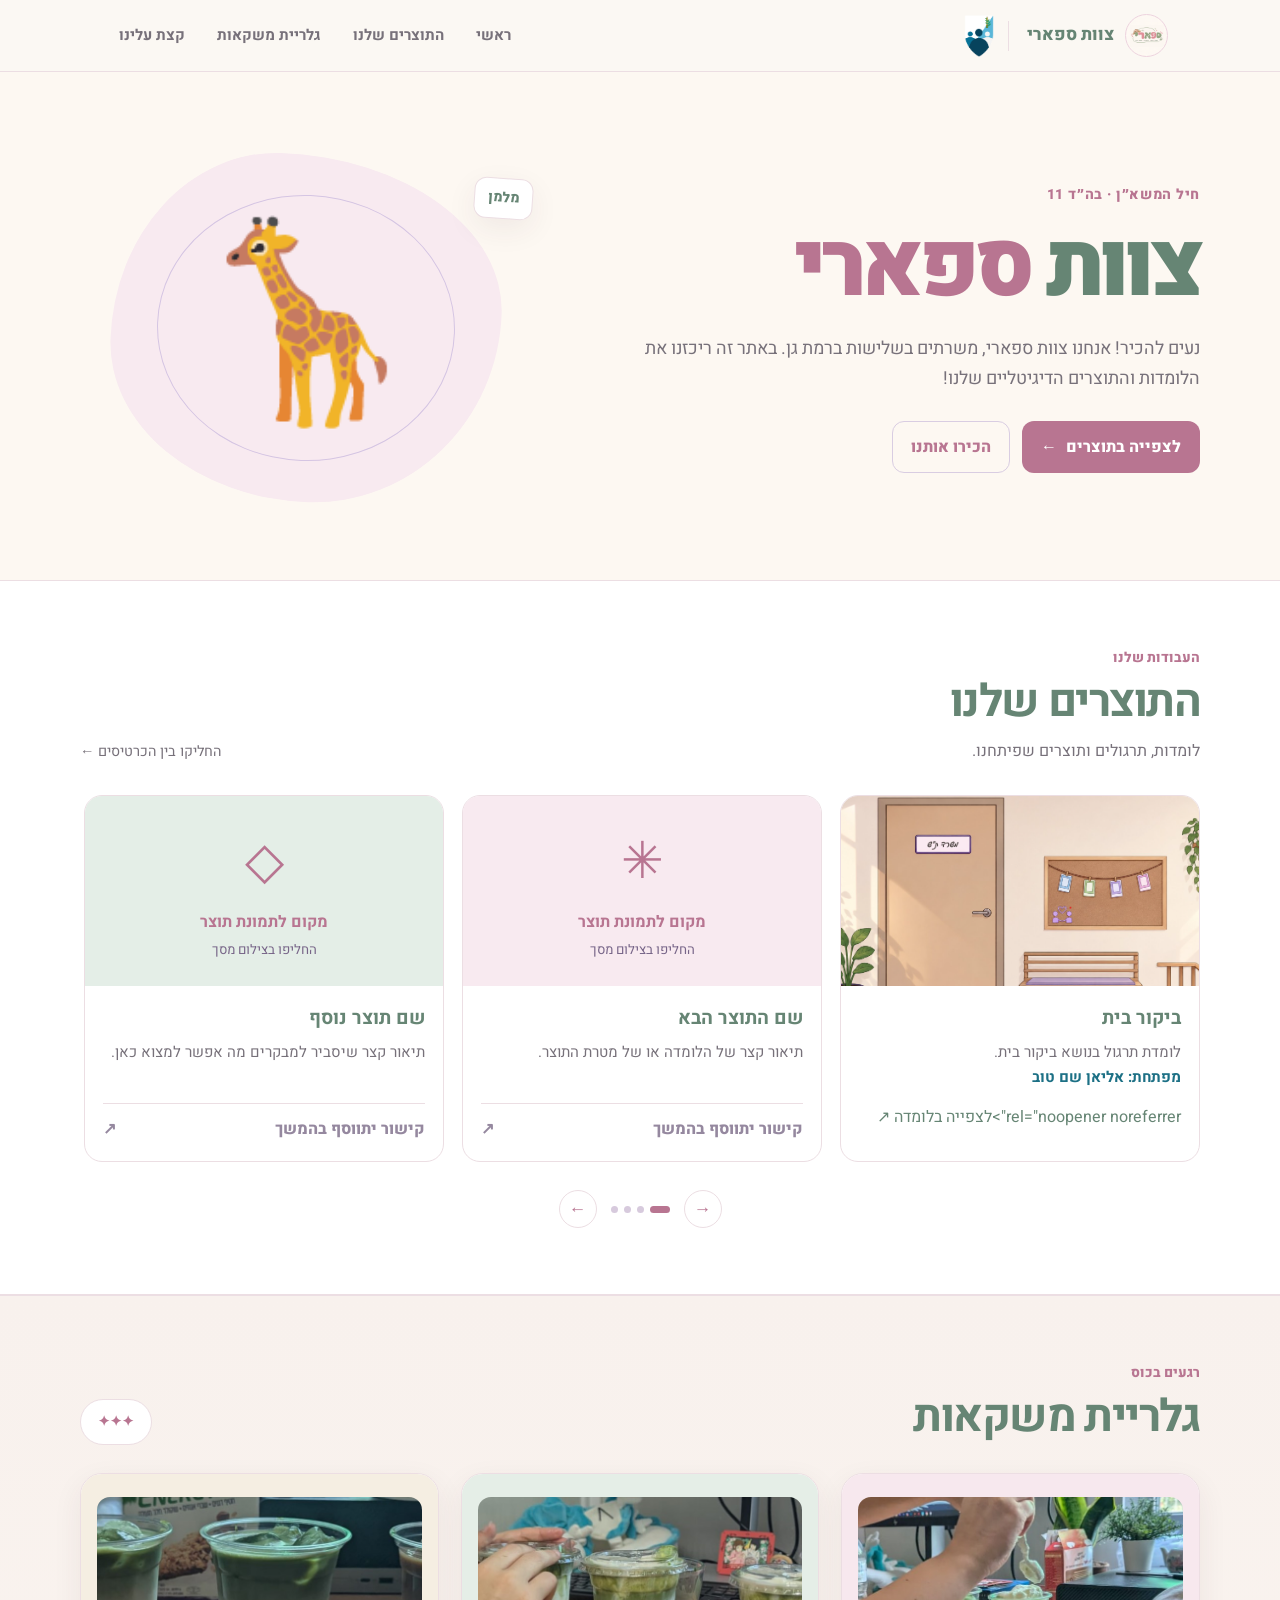
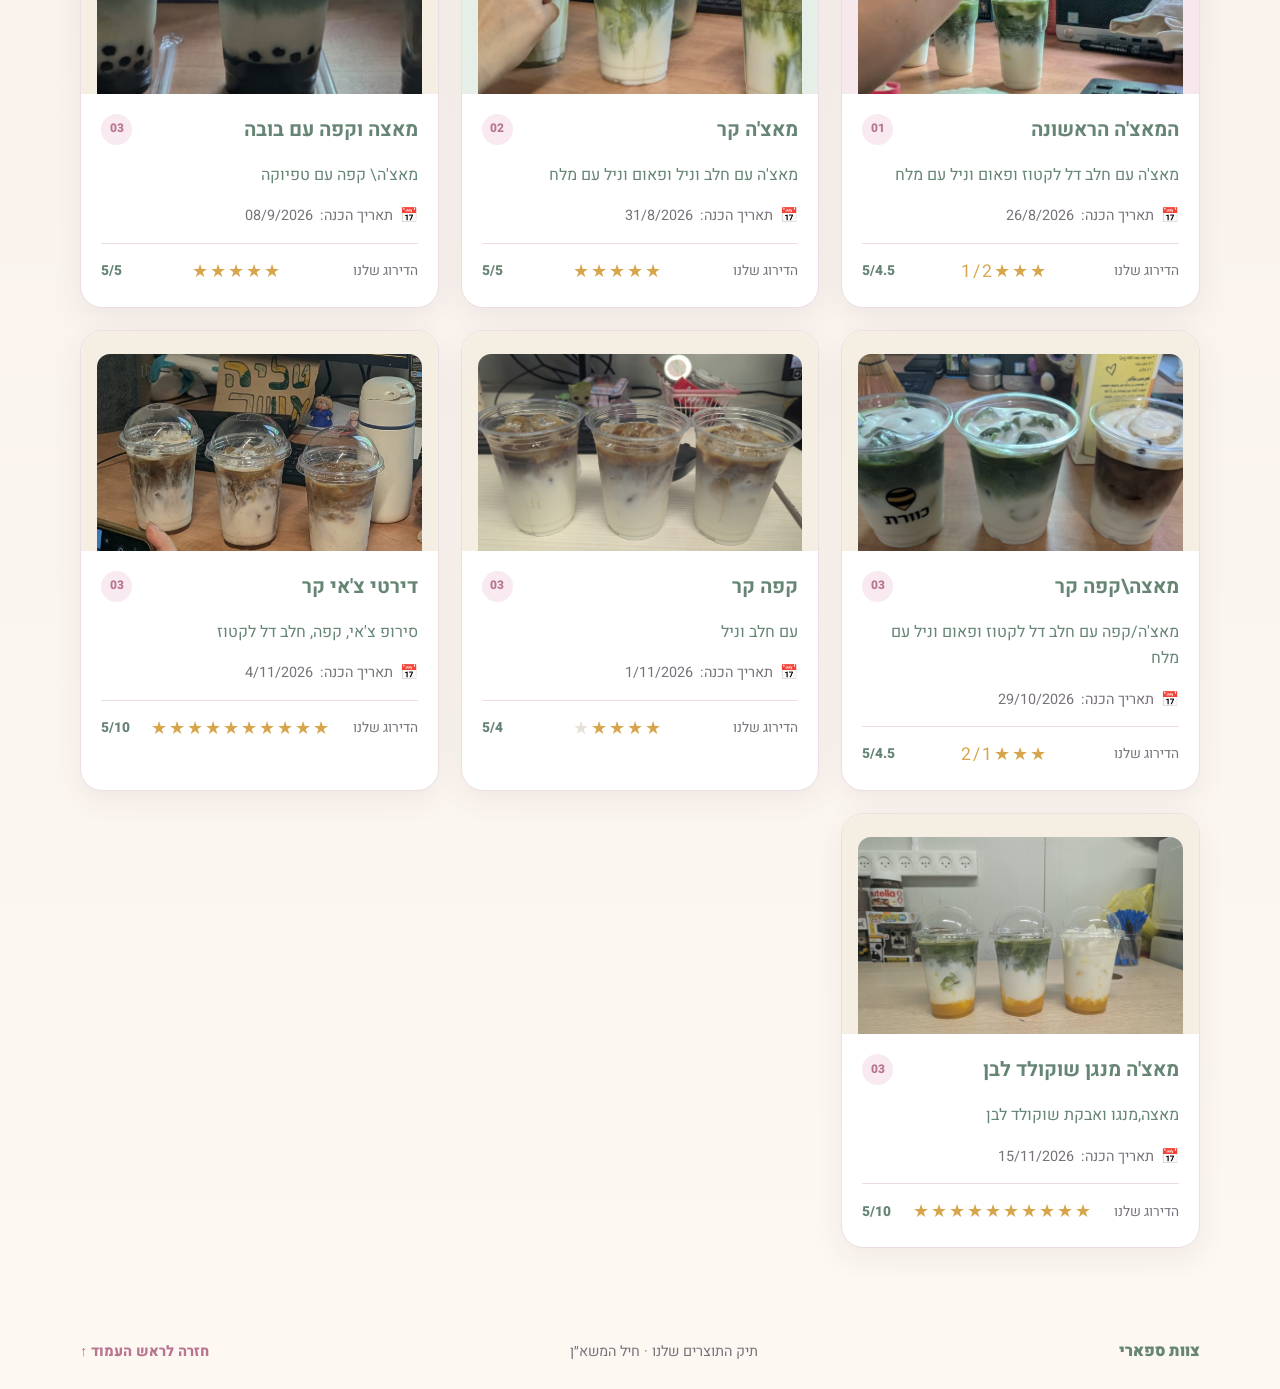
<file: index.html>
<!DOCTYPE html>
<html lang="he" dir="rtl">

<head>
  <meta charset="UTF-8">
  <meta name="viewport" content="width=device-width, initial-scale=1.0">
  <title> צוות ספארי | תוצרים והיכרות</title>
  <link rel="icon" type="image/x-icon" href="assets/logo.png">
  <link rel="stylesheet" href="style.css">
</head>

<body>
  <header class="site-header">
    <nav class="nav" aria-label="ניווט ראשי">
      <!-- לחיצה על הלוגו פותחת את חלונית ההיכרות -->
      <div class="brand-group">
        <button class="brand" id="logoButton" type="button" aria-label="היכרות עם הצוות">
          <span class="logo" aria-hidden="true">        
            <img class="corps-logo" src="assets/logo.png" alt="סמל חיל המשא״ן" width="34" height="42">
</span>
          <span>צוות ספארי  </span>
        </button>
        <span class="brand-divider" aria-hidden="true"></span>
        <img class="corps-logo" src="assets/mashan-logo.png" alt="סמל חיל המשא״ן" width="34" height="42">
      </div>
      <button class="menu-toggle" id="menuToggle" aria-label="פתיחת תפריט" aria-expanded="false">☰</button>
      <div class="nav-links" id="navLinks">
        <a href="#home">ראשי</a>
        <a href="#products">התוצרים שלנו</a>
        <a href="#drinks">גלריית משקאות</a>
        <button type="button" data-open-team>קצת עלינו</button>
      </div>
    </nav>
  </header>

  <main>
    <section class="hero" id="home">
      <div class="hero-inner">
        <div class="hero-copy">
          <div class="overline">חיל המשא״ן · בה״ד 11</div>
          <h1>צוות <span class="accent">ספארי</span></h1>
          <p>נעים להכיר! אנחנו צוות ספארי, משרתים בשלישות ברמת גן. באתר זה ריכזנו את הלומדות והתוצרים הדיגיטליים שלנו!</p>
          <div class="hero-actions">
            <a class="btn btn-primary" href="#products">לצפייה בתוצרים <span aria-hidden="true">←</span></a>
            <button class="btn btn-secondary" type="button" data-open-team>הכירו אותנו</button>
          </div>
        </div>
        <div class="hero-visual" aria-label="סמל זמני של מפל שלישות">
          <div class="visual-card">
            <div class="visual-giraffe" aria-hidden="true">🦒</div>
          </div>
          <div class="sticker sticker-a">מלמן</div>
        </div>
      </div>
    </section>

    <section class="section products" id="products">
      <div class="section-inner">
        <div class="section-heading">
          <div>
            <div class="small-label">העבודות שלנו</div>
            <h2>התוצרים שלנו</h2>
            <p>לומדות, תרגולים ותוצרים שפיתחנו.</p>
          </div>
          <div style="color:var(--muted);font-size:.9rem">החליקו בין הכרטיסים ←</div>
        </div>
        <div class="carousel">
          <div class="carousel-track" id="carouselTrack">
            <!-- תוצר 1: הקישור כבר מוגדר. כדי להוסיף תמונה, החליפו את cover-placeholder בתגית img. -->
            <article class="project-card">
              <a href="https://pd02mt.github.io/HouseVisit-fixed/" target="_blank" rel="noopener noreferrer"
                aria-label="פתיחת לומדת ביקור בית">
                <div class="project-cover">
                  <img src="assets/house-visit.png" alt="לומדת ביקור בית">
                </div>
              </a>
              <div class="project-info">
                <h3>ביקור בית</h3>
                <p>לומדת תרגול בנושא ביקור בית. <br><span class="elian">מפתחת: אליאן שם טוב </span></p>                
                rel="noopener noreferrer">לצפייה בלומדה <span>↗</span></a>
              </div>
            </article>

            <!-- העתיקו את הכרטיס הבא לכל תוצר חדש ושנו את התמונה, השם, התיאור והקישור -->
            <article class="project-card">
              <div class="project-cover" style="background:#f8eaf0">
                <div class="cover-placeholder"><span>✳</span><strong>מקום לתמונת תוצר</strong><br><small>החליפו בצילום
                    מסך</small></div>
              </div>
              <div class="project-info">
                <h3>שם התוצר הבא</h3>
                <p>תיאור קצר של הלומדה או של מטרת התוצר.</p>
                <a class="project-link placeholder-link" href="#" onclick="return false">קישור יתווסף בהמשך
                  <span>↗</span></a>
              </div>
            </article>

            <article class="project-card">
              <div class="project-cover" style="background:#e4eee7">
                <div class="cover-placeholder"><span>◇</span><strong>מקום לתמונת תוצר</strong><br><small>החליפו בצילום
                    מסך</small></div>
              </div>
              <div class="project-info">
                <h3>שם תוצר נוסף</h3>
                <p>תיאור קצר שיסביר למבקרים מה אפשר למצוא כאן.</p>
                <a class="project-link placeholder-link" href="#" onclick="return false">קישור יתווסף בהמשך
                  <span>↗</span></a>
              </div>
            </article>

            <article class="project-card">
              <div class="project-cover" style="background:#f5e9ee">
                <div class="cover-placeholder"><span>○</span><strong>מקום לתמונת תוצר</strong><br><small>החליפו בצילום
                    מסך</small></div>
              </div>
              <div class="project-info">
                <h3>עוד תוצר</h3>
                <p>הגלריה יכולה לגדול בקלות עם כל פרויקט חדש.</p>
                <a class="project-link placeholder-link" href="#" onclick="return false">קישור יתווסף בהמשך
                  <span>↗</span></a>
              </div>
            </article>
          </div>
          <div class="carousel-footer">
            <button class="arrow" id="prevBtn" aria-label="התוצר הקודם">→</button>
            <div class="dots" id="carouselDots"></div>
            <button class="arrow" id="nextBtn" aria-label="התוצר הבא">←</button>
          </div>
        </div>
      </div>
    </section>


    <!-- גלריית המשקאות: כדי להוסיף משקה, העתיקו drink-card ושנו תמונה, שם, תאריך ודירוג -->
    <section class="section drinks-section" id="drinks">
      <div class="section-inner">
        <div class="section-heading drinks-heading">
          <div>
            <div class="small-label">רגעים בכוס</div>
            <h2>גלריית משקאות</h2>
          </div>
          <div class="drinks-note">    ✦✦✦</div>
        </div>

        <div class="drinks-grid">
          <article class="drink-card">
            <div class="drink-photo drink-photo-pink">
              <!-- החליפו את אזור ה-placeholder בתמונה: <img src="assets/drink-1.jpg" alt="שם המשקה"> -->
              <div class="drink-placeholder"><span></span><strong><img class="drink" src="assets/drink1.jpeg" alt="שם המשקה">  </strong><small>   </small></div>
            </div>
            <div class="drink-info">
              <div class="drink-title-row"><h3>המאצ'ה הראשונה </h3><span class="drink-number">01</span></div>
              <p>מאצ'ה עם חלב דל לקטוז ופאום וניל עם מלח </p>

              <p class="drink-date"><span>📅</span> תאריך הכנה: <time>26/8/2026</time></p>
              <div class="drink-rating" aria-label="דירוג 5 מתוך 5"><span class="rating-label">הדירוג שלנו</span><span class="stars">★★★1/2</span><span class="rating-value">5/4.5</span></div>
            </div>
          </article>

          <article class="drink-card">
            <div class="drink-photo drink-photo-green">
              <div class="drink-placeholder"><span></span><strong><img class="drink" src="assets/drink2.jpeg" alt="שם המשקה">  </strong><small>   </small></div>
            </div>
            <div class="drink-info">
              <div class="drink-title-row"><h3>מאצ'ה קר</h3><span class="drink-number">02</span></div>
              <p>מאצ'ה עם חלב וניל ופאום וניל עם מלח </p>
              <p class="drink-date"><span>📅</span> תאריך הכנה: <time>31/8/2026</time></p>
              <div class="drink-rating" aria-label="דירוג 4 מתוך 5"><span class="rating-label">הדירוג שלנו</span><span class="stars">★★★★★<span class="empty-star"></span></span><span class="rating-value">5/5</span></div>
            </div>
          </article>

          <article class="drink-card">
            <div class="drink-photo drink-photo-cream">
              <div class="drink-placeholder"><span></span><strong><img class="drink" src="assets/drink3.jpeg" alt="שם המשקה">  </strong><small>   </small></div>
            </div>
            <div class="drink-info">
              <div class="drink-title-row"><h3>מאצה וקפה עם בובה </h3><span class="drink-number">03</span></div>
               <p>מאצ'ה\ קפה עם טפיוקה </p>
              <p class="drink-date"><span>📅</span> תאריך הכנה: <time>08/9/2026</time></p>
              <div class="drink-rating" aria-label="דירוג 3 מתוך 5"><span class="rating-label">הדירוג שלנו</span><span class="stars">★★★★★<span class="empty-star"></span></span><span class="rating-value">5/5</span></div>
            </div>
          </article>

          <article class="drink-card">
            <div class="drink-photo drink-photo-cream">
              <div class="drink-placeholder"><span></span><strong><img class="drink" src="assets/drink4.jpeg" alt="שם המשקה">  </strong><small>   </small></div>
            </div>
            <div class="drink-info">
              <div class="drink-title-row"><h3>מאצה\קפה קר</h3><span class="drink-number">03</span></div>
             <p>מאצ'ה/קפה עם חלב דל לקטוז ופאום וניל עם מלח </p>
              <p class="drink-date"><span>📅</span> תאריך הכנה: <time>29/10/2026</time></p>
              <div class="drink-rating" aria-label="דירוג 3 מתוך 5"><span class="rating-label">הדירוג שלנו</span><span class="stars">★★★2/1<span class="empty-star"></span></span><span class="rating-value">5/4.5</span></div>
            </div>
          </article>

           <article class="drink-card">
            <div class="drink-photo drink-photo-cream">
              <div class="drink-placeholder"><span></span><strong><img class="drink" src="assets/drink5.jpeg" alt="שם המשקה">  </strong><small>   </small></div>
            </div>
            <div class="drink-info">
              <div class="drink-title-row"><h3> קפה קר</h3><span class="drink-number">03</span></div>
               <p>עם חלב וניל     </p>
              <p class="drink-date"><span>📅</span> תאריך הכנה: <time>1/11/2026</time></p>
              <div class="drink-rating" aria-label="דירוג 5 מתוך 5"><span class="rating-label">הדירוג שלנו</span><span class="stars">★★★★<span class="empty-star">★</span></span><span class="rating-value">5/4</span></div>
            </div>
          </article>

          <article class="drink-card">
            <div class="drink-photo drink-photo-cream">
              <div class="drink-placeholder"><span></span><strong><img class="drink" src="assets/drink6.jpeg" alt="שם המשקה">  </strong><small>   </small></div>
            </div>
            <div class="drink-info">
              <div class="drink-title-row"><h3>דירטי צ'אי קר</h3><span class="drink-number">03</span></div>
              <p>סירופ צ'אי, קפה, חלב דל לקטוז</p>
              <p class="drink-date"><span>📅</span> תאריך הכנה: <time>4/11/2026</time></p>
              <div class="drink-rating" aria-label="דירוג 10 מתוך 5"><span class="rating-label">הדירוג שלנו</span><span class="stars">★★★★★★★★★★<span class="empty-star"></span></span><span class="rating-value">5/10</span></div>
            </div>
          </article>

           <article class="drink-card">
            <div class="drink-photo drink-photo-cream">
              <div class="drink-placeholder"><span></span><strong><img class="drink" src="assets/drink7.jpeg" alt="שם המשקה">  </strong><small>   </small></div>
            </div>
            <div class="drink-info">
              <div class="drink-title-row"><h3>מאצ'ה מנגן שוקולד לבן</h3><span class="drink-number">03</span></div>
              <p> מאצה,מנגו ואבקת שוקולד לבן  </p>
              <p class="drink-date"><span>📅</span> תאריך הכנה: <time>15/11/2026</time></p>
              <div class="drink-rating" aria-label="דירוג 10 מתוך 5"><span class="rating-label">הדירוג שלנו</span><span class="stars">★★★★★★★★★★<span class="empty-star"></span></span><span class="rating-value">5/10</span></div>
            </div>
          </article>


        </div>
      </div>
    </section>

  </main>

  <footer>
    <div class="footer-inner">
      <span class="footer-name">צוות ספארי  </span>
      <span>תיק התוצרים שלנו · חיל המשא״ן</span>
      <a href="#home" style="text-decoration:none;font-weight:800;color:var(--purple)">חזרה לראש העמוד ↑</a>
    </div>
  </footer>

  <!-- חלונית ההיכרות נפתחת בלחיצה על הלוגו או על כפתור "הכירו אותנו" -->
  <div class="modal-backdrop" id="teamModal" role="dialog" aria-modal="true" aria-labelledby="modalTitle">
    
    <div class="modal">
      <button class="modal-close" id="closeModal" type="button" aria-label="סגירה">×</button>
      <!-- אזור הלוגו והמשמעות של ספארי -->
<section class="safari-intro">

    <img src="assets/logo.png"
         alt="לוגו צוות ספארי"
         class="safari-main-logo">

    <h2>נעים להכיר, אנחנו ספארי!</h2>
    <p>חמישה תחומים, צוות אחד, והמון יצירתיות.</p>

    <div class="safari-letters">

        <button class="letter-card green"
                onclick="showSafariLetter(0)">ס׳</button>

        <button class="letter-card pink"
                onclick="showSafariLetter(1)">פ׳</button>

        <button class="letter-card green"
                onclick="showSafariLetter(2)">א׳</button>

        <button class="letter-card pink"
                onclick="showSafariLetter(3)">ר׳</button>

        <button class="letter-card green"
                onclick="showSafariLetter(4)">י׳</button>

    </div>

    <div class="letter-description" id="letterDescription">
        <h3 id="letterTitle">סטילס</h3>
        <p id="letterText">
            צילום, תמונות ואלמנטים חזותיים שמוסיפים חיים לתוצרים.
        </p>
    </div>

</section>
      <div class="small-label">הצוות שמאחורי הספארי  </div>
      <h2 id="modalTitle">קצת עלינו</h2>
      <p class="modal-intro">אנחנו לירי, טליה ואליאן, גריפקאית ומפתחות לומדה בחיל המשא״ן. אנחנו יושבות בשלישות ברמת גן ויוצרות
        תוצרי למידה לבה״ד 11, מתוך רצון להפוך את החומר המקצועי לנגיש, ברור ואינטראקטיבי.</p>
      <div class="people-grid">
        <article class="person-card">
          <div class="person-art">
          <img class="person" src="assets/liri.jpeg">
          </div>
          <h3>לירי רוזנבוים</h3>
          <div class="person-role">מפתחת לומדה</div>
          <p>מפתחת לומדה שאוהבת ליצור, לעצב ולמצוא דרכים להפוך תוכן מקצועי לחוויית למידה נעימה וברורה. </p>
          <p>אוהבת גם: להפוך מכלום למשהו בעריכת ווידאיו, סקוושים, קגס חולון.</p>
        </article>
        <article class="person-card">
          <div class="person-art">
             <img class="person" src="assets/elian.jpeg">
          </div>
          <h3>אליאן שם טוב</h3>
          <div class="person-role">מפתחת לומדה </div>
          <p>מפתחת לומדה שאוהבת לחשוב על רעיונות, לבנות תוצרים ולשלב בין יצירתיות, טכנולוגיה והדרכה.</p>
          <p>אוהבת גם: לשחות, להגן מפני אויבי המרפסות, ארוחות שישי.</p>
        </article>
        <article class="person-card">
          <div class="person-art" style="background:#f8eaf0">
              <img class="person" src="assets/talya.jpeg">
          </div>
          <h3>טליה אושר</h3>
          <div class="person-role">גרפיקאית</div>
          <p>אחראית על הצד הגרפי והוויזואלי של התוצרים, עם שיער אדום חלק ועין עיצובית.</p>
          <p>אוהבת גם: צמר אלפקות, פליירים ואת אנגליה.</p>
        </article>
      </div>
      <!-- <div class="modal-footnote">האיורים זמניים ואפשר   בה</div> -->
    </div>
  </div>

  <script src="script.js" defer></script>
</body>

</html>
</file>
<file: style.css>
@import url('https://fonts.googleapis.com/css2?family=Heebo:wght@400;500;600;700;800;900&display=swap');
:root {
  --paper: #FDF8F2;
  --white: #ffffff;
  --ink:  #668574;
  --muted: #77717a;
  --purple: #b87591;
  --purple-light: #f8eaf0;
  --coral: #d98e86;
  --line: #ecdee3;
  --green: #e4eee7;
  --green-deep: #668574;
  --shadow: 0 10px 30px rgba(65, 43, 53, .07);
}
* { box-sizing: border-box; }
html { scroll-behavior: smooth; scroll-padding-top: 90px; }
body {
  margin: 0; background: var(--paper); color: var(--ink);
  font-family: "Heebo", Arial, "Noto Sans Hebrew", sans-serif; line-height: 1.65;
}
button, a { font: inherit; }
button { cursor: pointer; }
a { color: inherit; }
.site-header {
  position: sticky; top: 0; z-index: 10; background: rgba(251,248,243,.94);
  backdrop-filter: blur(12px); border-bottom: 1px solid var(--line);
}
.nav {
  max-width: 1120px; margin: auto; padding: 13px 26px;
  display: flex; align-items: center; justify-content: space-between; gap: 24px;
}
.brand-group { display:flex; align-items:center; gap:12px; min-width:0; }
.brand-divider { height:30px; width:1px; background:var(--line); flex:0 0 1px; }
.corps-logo { width:34px; height:42px; max-width:34px; max-height:42px; object-fit:contain; display:block; flex:0 0 34px; }
.brand {
  display: inline-flex; align-items: center; gap: 11px; border: 0; background: none;
  color: var(--ink); text-decoration: none; font-weight: 800; font-size: 1.08rem;
}
.logo {
  width: 43px; height: 43px; display: grid; place-items: center; border-radius: 50%;
  background-image: url("assets/logo.png"); border: 1px solid #ecd3de; color: var(--purple);
  font-size: 23px; transition: transform .2s;
}
.brand:hover .logo { transform: rotate(-7deg) scale(1.04); }
.nav-links { display: flex; align-items: center; gap: 6px; }
.nav-links a, .nav-links button {
  text-decoration: none; border: 0; background: transparent; color: var(--muted);
  padding: 9px 13px; border-radius: 99px; font-size: .94rem; font-weight: 700;
}
.nav-links a:hover, .nav-links button:hover { color: var(--purple); background: #f8eaf0; }
.menu-toggle { display: none; border: 1px solid var(--line); background: white; border-radius: 10px; padding: 7px 11px; color: var(--ink); }
.hero { padding: 82px 26px 78px; }
.hero-inner {
  max-width: 1120px; margin: auto; display: grid; grid-template-columns: 1.15fr .85fr;
  gap: 55px; align-items: center;
}
.overline { color: var(--purple); font-size: .88rem; font-weight: 800; letter-spacing: .04em; }
h1 { font-size: clamp(3.1rem, 7vw, 5.8rem); line-height: 1.05; letter-spacing: -.055em; margin: 14px 0 20px; font-weight: 900; }
h1 .accent { color: var(--purple); }
.hero p { color: var(--muted); max-width: 590px; font-size: 1.12rem; margin: 0; }
.hero-actions { display: flex; flex-wrap: wrap; gap: 12px; margin-top: 27px; }
.btn {
  display: inline-flex; align-items: center; justify-content: center; gap: 9px;
  text-decoration: none; padding: 12px 18px; border-radius: 12px; border: 1px solid transparent;
  font-weight: 800; transition: transform .2s, background .2s;
}
.btn:hover { transform: translateY(-2px); }
.btn-primary { background: var(--purple); color: white; }
.btn-secondary { background: transparent; border-color: #d9cde2; color: var(--purple); }
.hero-visual { min-height: 310px; display: grid; place-items: center; position: relative; }
.visual-card {
  width: min(100%, 390px); aspect-ratio: 1.12; border-radius: 42% 58% 48% 52% / 55% 44% 56% 45%;
  background: var(--purple-light); display: grid; place-items: center; position: relative;
  transform: rotate(2deg);
}
.visual-card::before {
  content: ""; position: absolute; width: 76%; height: 76%; border-radius: 50%;
  border: 1px solid #d5c5e3;
}
.visual-giraffe { position: relative; transform: rotate(-2deg); font-size: clamp(7rem, 17vw, 12rem); filter: saturate(.8); }
.sticker { position: absolute; background: var(--white); border: 1px solid var(--line); border-radius: 12px; padding: 8px 13px; box-shadow: var(--shadow); font-size: .87rem; font-weight: 800; }
.sticker-a { top: 24px; right: 0; transform: rotate(4deg); }
.sticker-b { bottom: 25px; left: -5px; transform: rotate(-4deg); }
.section { padding: 66px 26px; }
.section-inner { max-width: 1120px; margin: auto; }
.section-heading { display: flex; align-items: end; justify-content: space-between; gap: 20px; margin-bottom: 28px; }
.section-heading h2 { margin: 0; font-size: clamp(2rem, 4vw, 2.8rem); line-height: 1.2; letter-spacing: -.035em; }
.section-heading p { margin: 8px 0 0; color: var(--muted); }
.small-label { color: var(--purple); font-weight: 800; font-size: .86rem; margin-bottom: 6px; }
.products { background: #fff; border-top: 1px solid var(--line); border-bottom: 1px solid var(--line); }
.carousel { position: relative; }
.carousel-track {
  display: grid; grid-auto-flow: column; grid-auto-columns: calc((100% - 36px) / 3); gap: 18px;
  overflow-x: auto; scroll-snap-type: x mandatory; scroll-behavior: smooth;
  padding: 3px 2px 18px; scrollbar-width: thin; scrollbar-color: #c9b8d8 #f7f3f8;
}
.project-card {
  min-width: 0; scroll-snap-align: start; border: 1px solid var(--line); border-radius: 18px;
  overflow: hidden; background: white; transition: transform .2s, box-shadow .2s;
}
.project-card:hover { transform: translateY(-4px); box-shadow: var(--shadow); }
.project-cover {
  height: 190px; background: #f8eaf0; display: grid; place-items: center; overflow: hidden;
  position: relative; color: var(--purple);
}
.project-cover img { width: 100%; height: 100%; object-fit: cover; display: block; }
.cover-placeholder { text-align: center; padding: 20px; }
.cover-placeholder span { display: block; font-size: 3.2rem; margin-bottom: 5px; }
.cover-placeholder small { font-size: .83rem; color: #776588; }
.project-info { padding: 17px 18px 19px; }
.project-info h3 { font-size: 1.2rem; margin: 0 0 5px; }
.project-info p { color: var(--muted); margin: 0 0 15px; font-size: .94rem; min-height: 48px; }
.project-link {
  display: flex; align-items: center; justify-content: space-between; text-decoration: none;
  color: var(--purple); font-weight: 800; border-top: 1px solid var(--line); padding-top: 12px;
}
.project-link:hover { color: #392153; }
.project-link.placeholder-link { color: #95889f; }
.carousel-footer { display: flex; justify-content: center; align-items: center; gap: 14px; padding-top: 10px; }
.arrow {
  width: 38px; height: 38px; border: 1px solid var(--line); background: white; border-radius: 50%;
  color: var(--purple); font-size: 1.1rem;
}
.dots { display: flex; gap: 6px; }
.dot { width: 7px; height: 7px; padding: 0; border: 0; border-radius: 99px; background: #d7cadd; }
.dot.active { width: 20px; background: var(--purple); }
footer { padding: 24px 26px; }
.footer-inner { max-width: 1120px; margin: auto; display: flex; align-items: center; justify-content: space-between; gap: 15px; flex-wrap: wrap; color: var(--muted); font-size: .9rem; }
.footer-name { color: var(--ink); font-weight: 900; font-size: 1rem; }
.modal-backdrop {
  display: none; position: fixed; inset: 0; z-index: 50; background: rgba(32, 22, 45, .58);
  align-items: center; justify-content: center; padding: 20px;
}
.modal-backdrop.open { display: flex; }
.modal {
  position: relative; width: min(800px, 100%); max-height: 90vh; overflow: auto;
  background: var(--paper); border-radius: 24px; padding: 32px; box-shadow: 0 25px 70px #1e122b44;
}
.modal-close { position: absolute; top: 14px; left: 14px; border: 0; background: var(--purple-light); color: var(--ink); width: 38px; height: 38px; border-radius: 50%; font-size: 1.4rem; }
.modal h2 { font-size: 2rem; margin: 0 40px 8px 0; }
.modal-intro { color: var(--muted); margin: 0 0 24px; max-width: 680px; }
.people-grid { display: grid; grid-template-columns: repeat(3, minmax(0, 1fr)); gap: 18px; }
.person-card { background: white; border: 1px solid var(--line); border-radius: 18px; padding: 18px; }
.person-art { height: 205px; display: grid; place-items: center; border-radius: 14px; margin-bottom: 15px; overflow: hidden; background: #f8eaf0; }
.person-card:nth-child(2) .person-art { background: #e4eee7; }
/* איורי דמות פשוטים ב-SVG — אפשר להחליף בעתיד בתמונות שלכן */
.person-art svg { width: 190px; height: 200px; }
.person-card h3 { margin: 0 0 5px; font-size: 1.3rem; }
.person-role { color: var(--purple); font-weight: 800; font-size: .9rem; margin-bottom: 8px; }
.person-card p { margin: 0; color: var(--muted); font-size: .95rem; }
.modal-footnote { margin-top: 17px; padding: 12px 14px; background: var(--purple-light); border-radius: 12px; color: #5f4a73; font-size: .88rem; }
@media (max-width: 820px) {
  .people-grid { grid-template-columns: repeat(2, minmax(0, 1fr)); }
  .hero-inner { grid-template-columns: 1fr; gap: 25px; }
  .hero-copy { text-align: center; }
  .hero p { margin-inline: auto; }
  .hero-actions { justify-content: center; }
  .hero-visual { min-height: 280px; }
  .carousel-track { grid-auto-columns: calc((100% - 18px) / 2); }
  .section-heading { align-items: start; flex-direction: column; }
  .about-band-inner { align-items: flex-start; flex-direction: column; }
  .menu-toggle { display: block; }
  .nav-links { display: none; position: absolute; top: 68px; right: 18px; left: 18px; background: white; border: 1px solid var(--line); border-radius: 16px; padding: 10px; box-shadow: var(--shadow); align-items: stretch; flex-direction: column; }
  .nav-links.open { display: flex; }
  .nav-links a, .nav-links button { text-align: right; }
}
@media (max-width: 560px) {
  .people-grid { grid-template-columns: 1fr; }
  .corps-logo { width:30px; height:38px; max-width:30px; max-height:38px; flex-basis:30px; } .brand-group { gap:8px; }
  .nav { padding: 10px 17px; }
  .hero { padding: 55px 20px 45px; }
  h1 { font-size: 3.3rem; }
  .section { padding: 48px 18px; }
  .carousel-track { grid-auto-columns: 86%; }
  .project-cover { height: 175px; }
  .modal { padding: 25px 17px 18px; }
  .people-grid { grid-template-columns: 1fr; }
  .person-art { height: 190px; }
  .footer-inner { align-items: flex-start; flex-direction: column; }
}
.safari-intro {
    text-align: center;
    padding: 25px 10px 35px;
    margin-bottom: 30px;
    border-bottom: 1px solid var(--line);
}

.safari-main-logo {
    width: min(320px, 85%);
    height: 170px;
    object-fit: contain;
    display: block;
    margin: 0 auto 15px;
}

.safari-intro h2 {
    font-size: 2rem;
    margin: 10px 0 5px;
}

.safari-intro > p {
    color: var(--muted);
    margin-bottom: 25px;
}

.safari-letters {
    display: flex;
    justify-content: center;
    gap: 12px;
    flex-wrap: wrap;
    margin: 20px 0;
}

.letter-card {
    width: 65px;
    height: 65px;
    border: none;
    border-radius: 17px;
    font-size: 2rem;
    font-family: inherit;
    font-weight: bold;
    cursor: pointer;
    transition: .25s;
}

.letter-card:hover {
    transform: translateY(-6px) rotate(-3deg);
}

.letter-card.active {
    transform: translateY(-6px);
    outline: 3px solid #777;
    outline-offset: 3px;
}

.letter-card.pink {
    background: #f3dce5;
    color: #a85e7b;
}

.letter-card.green {
    background: #dcebe1;
    color: #577a63;
}


.letter-description {
    max-width: 430px;
    margin: 20px auto 0;
    padding: 18px;
    border-radius: 16px;
    background: #f6f1f1;
    animation: appear .25s ease;
}

.letter-description h3 {
    margin: 0 0 5px;
    color: var(--purple);
    font-size: 1.35rem;
}

.letter-description p {
    color: var(--muted);
    margin: 0;
    line-height: 1.6;
}

@keyframes appear {
    from {
        opacity: 0;
        transform: translateY(8px);
    }
    to {
        opacity: 1;
        transform: translateY(0);
    }
}

.elian {
    font-weight: bold;
      color:rgb(28, 112, 133);
}

.person {
  width: 180px;
}

/* גלריית משקאות */
.drinks-section {
  background: linear-gradient(180deg, #f8f1ed 0%, #fdf8f2 100%);
  border-top: 1px solid var(--line);
}
.drinks-heading { margin-bottom: 28px; }
.drinks-note {
  color: var(--purple);
  background: #fff;
  border: 1px solid var(--line);
  border-radius: 999px;
  padding: 10px 17px;
  font-size: .9rem;
  font-weight: 700;
}
.drinks-grid {
  display: grid;
  grid-template-columns: repeat(3, minmax(0, 1fr));
  gap: 22px;
}
.drink-card {
  min-width: 0;
  overflow: hidden;
  background: #fff;
  border: 1px solid var(--line);
  border-radius: 22px;
  box-shadow: var(--shadow);
  transition: transform .22s ease, box-shadow .22s ease;
}
.drink-card:hover { transform: translateY(-5px); box-shadow: 0 16px 34px rgba(65, 43, 53, .11); }
.drink-photo {
  height: 220px;
  display: grid;
  place-items: center;
  overflow: hidden;
  padding: 16px;
}
.drink-photo img { width: 100%; height: 100%; object-fit: cover; border-radius: 13px; }
.drink-photo-pink { background: #f7e8ee; }
.drink-photo-green { background: #e5eee7; }
.drink-photo-cream { background: #f5eee2; }
.drink-placeholder {
  display: flex;
  flex-direction: column;
  align-items: center;
  gap: 7px;
  color: var(--green-deep);
  text-align: center;
}
.drink-placeholder > span { font-size: 2.6rem; }
.drink-placeholder strong { font-size: 1rem; }
.drink-placeholder small { color: var(--muted); font-size: .8rem; }
.drink-info { padding: 19px 20px 21px; }
.drink-title-row { display: flex; align-items: center; justify-content: space-between; gap: 10px; }
.drink-title-row h3 { margin: 0; color: var(--ink); font-size: 1.25rem; }
.drink-number {
  display: grid; place-items: center; width: 31px; height: 31px;
  border-radius: 50%; background: var(--purple-light); color: var(--purple);
  font-size: .75rem; font-weight: 800;
}
.drink-date { display: flex; align-items: center; gap: 7px; margin: 12px 0 15px; color: var(--muted); font-size: .9rem; }
.drink-rating {
  display: flex; align-items: center; justify-content: space-between; gap: 8px;
  padding-top: 13px; border-top: 1px solid var(--line); font-size: .86rem;
}
.rating-label { color: var(--muted); }
.stars { color: #d7a64c; letter-spacing: 2px; font-size: 1.1rem; white-space: nowrap; }
.empty-star { color: #e8e1d8; }
.rating-value { color: var(--green-deep); font-weight: 800; white-space: nowrap; }
@media (max-width: 820px) { .drinks-grid { grid-template-columns: repeat(2, minmax(0, 1fr)); } }
@media (max-width: 560px) {
  .drinks-grid { grid-template-columns: 1fr; }
  .drink-photo { height: 200px; }
  .drinks-note { align-self: flex-start; }
}
</file>
